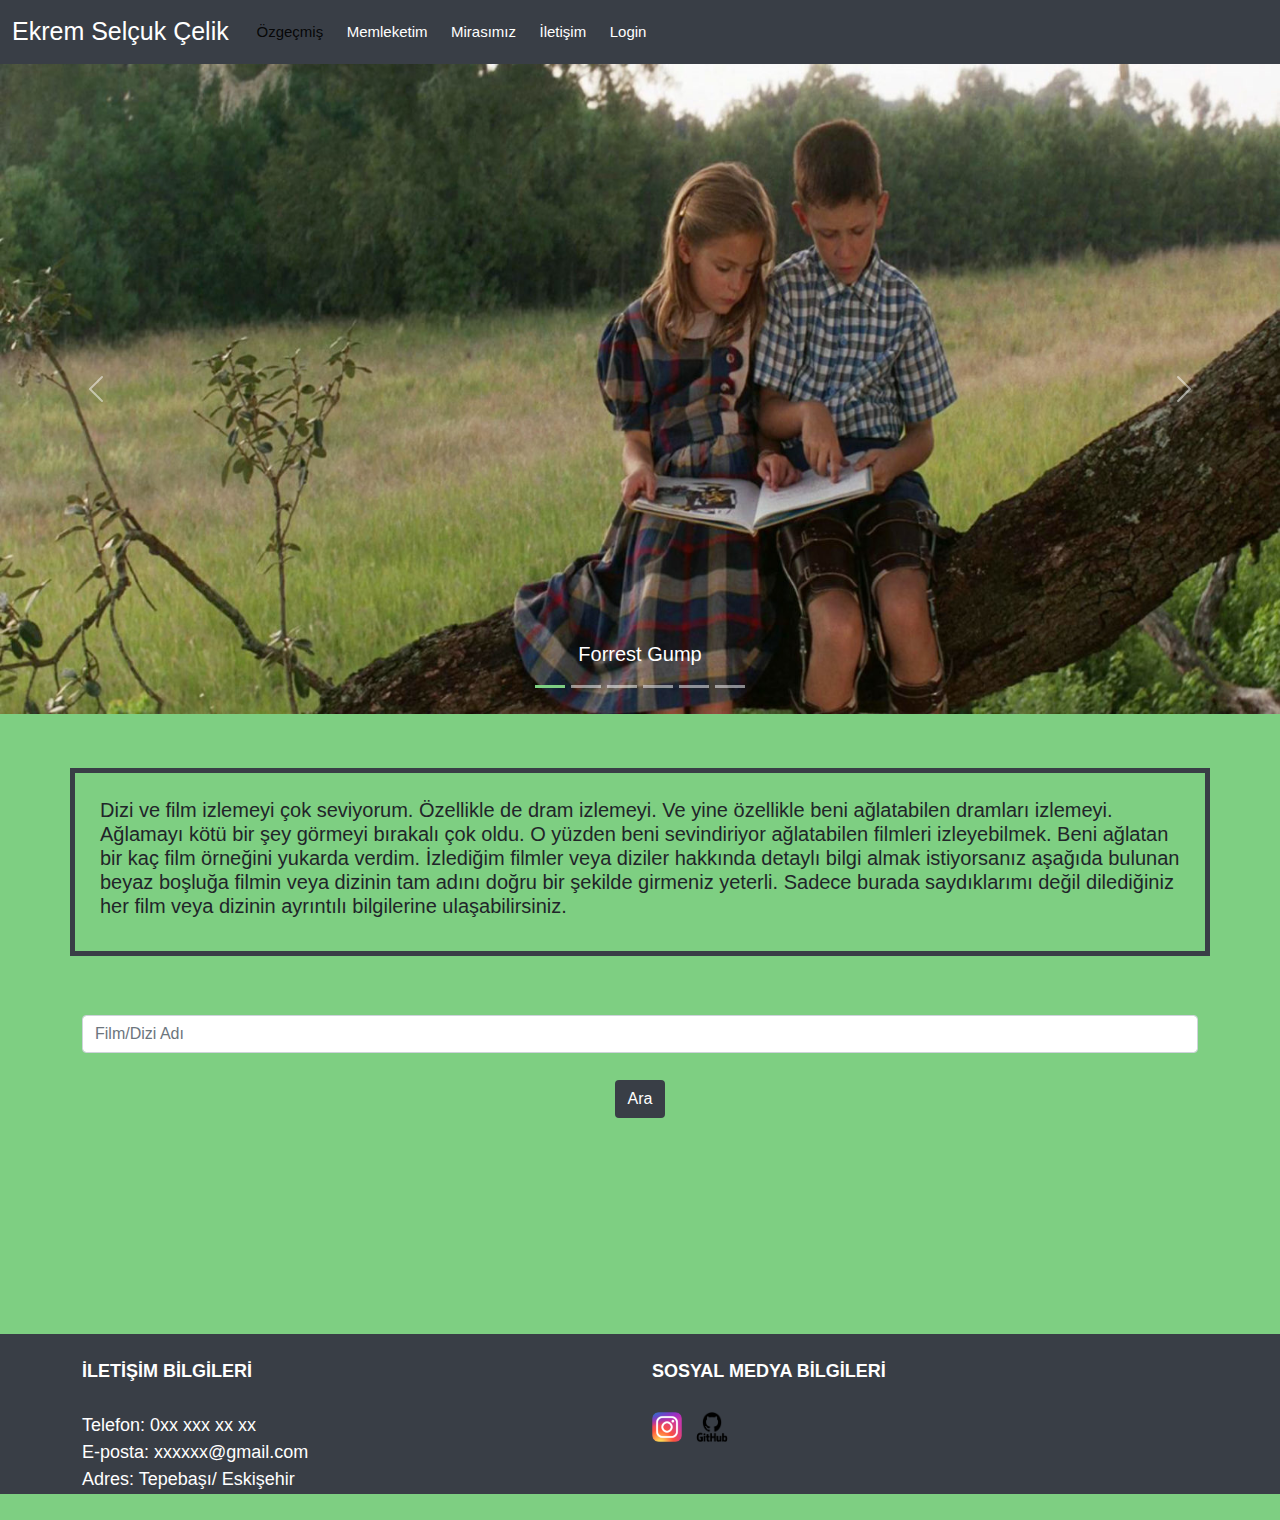
<file: webproje/source/ilgialanim.html>
<!DOCTYPE HTML>
<html>

<head>
  <meta charset="UTF-8">
  <meta name="viewport" content="width=device-width, initial-scale=1.0">

  <link rel="stylesheet" href="../public/bootstrap-5.0.0-beta3-dist/css/bootstrap.min.css">
  <link rel="stylesheet" href="../public/CSS/ilgialanim.css" type="text/css">
  <link rel="stylesheet" href="https://cdnjs.cloudflare.com/ajax/libs/font-awesome/4.7.0/css/font-awesome.min.css">
  <script src="https://cdn.jsdelivr.net/npm/bootstrap@5.0.0-beta3/dist/js/bootstrap.bundle.min.js"
    integrity="sha384-JEW9xMcG8R+pH31jmWH6WWP0WintQrMb4s7ZOdauHnUtxwoG2vI5DkLtS3qm9Ekf"
    crossorigin="anonymous"></script>
  <script src="https://cdn.jsdelivr.net/npm/@popperjs/core@2.9.1/dist/umd/popper.min.js"
    integrity="sha384-SR1sx49pcuLnqZUnnPwx6FCym0wLsk5JZuNx2bPPENzswTNFaQU1RDvt3wT4gWFG"
    crossorigin="anonymous"></script>
  <script src="https://cdn.jsdelivr.net/npm/bootstrap@5.0.0-beta3/dist/js/bootstrap.min.js"
    integrity="sha384-j0CNLUeiqtyaRmlzUHCPZ+Gy5fQu0dQ6eZ/xAww941Ai1SxSY+0EQqNXNE6DZiVc"
    crossorigin="anonymous"></script>

</head>

<body>
  <header>
    <nav class="navbar navbar-expand-lg navbar-light HeaderBackGround ">
      <div class="container-fluid m-auto">
        <a class="navbar-brand" href="../source/index.html">Ekrem Selçuk Çelik</a>
        <button class="navbar-toggler" type="button" data-bs-toggle="collapse" data-bs-target="#navbarNavAltMarkup"
          aria-controls="navbarNavAltMarkup" aria-expanded="false" aria-label="Toggle navigation">
          <span class="navbar-toggler-icon"></span>
        </button>
        <div class="collapse navbar-collapse" id="navbarNavAltMarkup">
          <div class="navbar-nav">
            <a class="nav-link active" href="../source/ozgecmis.html">Özgeçmiş</a>
            <a class="nav-link" href="../source/sehrim.html">Memleketim</a>
            <a class="nav-link" href="../source/mirasimiz.html">Mirasımız</a>
            <a class="nav-link" href="../source/iletisim.html">İletişim</a>
            <a class="nav-link" href="../source/login.html">Login</a>
          </div>
        </div>
      </div>
    </nav>
    </header>
    <div id="carouselExampleIndicators" class="carousel slide w-100  m-auto " data-bs-ride="carousel">
      <div class="carousel-indicators ">
        <button type="button" data-bs-target="#carouselExampleIndicators" data-bs-slide-to="0" class="active"
          aria-current="true" aria-label="Slide 1"></button>
        <button type="button" data-bs-target="#carouselExampleIndicators" data-bs-slide-to="1"
          aria-label="Slide 2"></button>
        <button type="button" data-bs-target="#carouselExampleIndicators" data-bs-slide-to="2"
          aria-label="Slide 3"></button>
        <button type="button" data-bs-target="#carouselExampleIndicators" data-bs-slide-to="3"
          aria-label="Slide 4"></button>
        <button type="button" data-bs-target="#carouselExampleIndicators" data-bs-slide-to="4"
          aria-label="Slide 5"></button>
        <button type="button" data-bs-target="#carouselExampleIndicators" data-bs-slide-to="5"
          aria-label="Slide 6"></button>

      </div>
      
      <div class="carousel-inner">
        <div class="carousel-item active">
        <img src="../public/image/forrestgump.jpg" class="d-block w-100 sehrimCarouselStyle" alt="...">
          <div class="carousel-caption d-none d-md-block">
            <h5>Forrest Gump</h5>
          </div>
        </div>
       
        <div class="carousel-item">
          <img src="../public/image/thepianist.jpg" class="d-block w-100 sehrimCarouselStyle" alt="...">
          <div class="carousel-caption d-none d-md-block">
            <h5>The Pianist</h5>
          </div>
        </div>

        <div class="carousel-item">
          <img src="../public/image/godfather.jpg" class="d-block w-100 sehrimCarouselStyle" alt="...">
          <div class="carousel-caption d-none d-md-block">
            <h5>The Godfather</h5>
          </div>
        </div>

        <div class="carousel-item">
          <img src="../public/image/pursuitofhappines.jpg" class="d-block w-100 sehrimCarouselStyle" alt="...">
          <div class="carousel-caption d-none d-md-block">
            <h5>The Pursuit of Happyness</h5>
          </div>
        </div>

        <div class="carousel-item">
          <img src="../public/image/ayla.webp" class="d-block w-100 sehrimCarouselStyle" alt="...">
          <div class="carousel-caption d-none d-md-block">
            <h5>Ayla</h5>
          </div>
        </div>

        <div class="carousel-item">
         <img src="../public/image/babamveoglum.jpg" class="d-block w-100 sehrimCarouselStyle" alt="...">
          <div class="carousel-caption d-none d-md-block">
            <h5>Babam ve Oğlum</h5>
          </div>
        </div>
       
      <button class="carousel-control-prev" type="button" data-bs-target="#carouselExampleIndicators"
        data-bs-slide="prev">
        <span class="carousel-control-prev-icon" aria-hidden="true"></span>
        <span class="visually-hidden">Previous</span>
      </button>
      <button class="carousel-control-next" type="button" data-bs-target="#carouselExampleIndicators"
        data-bs-slide="next">
        <span class="carousel-control-next-icon" aria-hidden="true"></span>
        <span class="visually-hidden">Next</span>
      </button>
    </div>
  </div>
    <br>
    <br>

    <div class=" container boxİlgi mx-auto   ">
      <h5> Dizi ve film izlemeyi çok seviyorum. Özellikle de dram izlemeyi. Ve yine özellikle beni ağlatabilen dramları izlemeyi. Ağlamayı kötü bir şey görmeyi bırakalı
        çok oldu. O yüzden beni sevindiriyor ağlatabilen filmleri izleyebilmek. Beni ağlatan bir kaç film örneğini yukarda verdim. İzlediğim filmler veya diziler hakkında detaylı bilgi almak istiyorsanız aşağıda bulunan beyaz boşluğa filmin veya dizinin tam adını doğru bir şekilde girmeniz yeterli. Sadece burada saydıklarımı değil dilediğiniz her film veya dizinin ayrıntılı bilgilerine ulaşabilirsiniz. </h5>

    </div>
    <div class="container  mx-auto text-center  ">
     <br>
      <form id="filmForm" autocomplete="off">
        <div class="form-group ">
          <input class="form-control" type="text" id="film" placeholder="Film/Dizi Adı">
        </div><br>
        <div class="form-group">
          <button class="btn butonStyle btn-block">
            Ara
          </button>
        </div>
      </form>
      <div id="result"></div>
    </div>


</body>

<script src="https://ajax.googleapis.com/ajax/libs/jquery/3.5.1/jquery.min.js"></script>
<script>

  $(document).ready(function () {

    var apikey = "307ffdbd"
    $("#filmForm").submit(function (event) {
      event.preventDefault()



      var film = $("#film").val()
      var result = ""
      var url = "https://www.omdbapi.com/?apikey=" + apikey

      $.ajax({
        method: 'GET',
        url: url + "&t=" + film,

        success: function (data) {
          console.log(data)

          result = `
  <main>
    
<aside class="aside ">
  <div class="boxİlgi">
  <img    src="${data.Poster}"  width="300" height="328" />
</div>
</aside>

<section class="section ">
<div class="boxİlgi " >
  <h2 class=" h2TextStyle">   Tipi : ${data.Type}</h2>
  <h2 class=" h2TextStyle">   Adı : ${data.Title}</h2>
  <h2 class=" h2TextStyle">   Çıkış Tarihi : ${data.Released}</h2>
  <h2 class=" h2TextStyle">   Süresi : ${data.Runtime}</h2>
  <h2 class=" h2TextStyle">   Türü : ${data.Genre}</h2>
  <h2 class=" h2TextStyle">   Dili : ${data.Language}</h2>
  <h2 class=" h2TextStyle">   Ülkesi : ${data.Country}</h2>
  <h2 class=" h2TextStyle">   Direktörü : ${data.Director}</h2>
  <h2 class=" h2TextStyle">   Bütçesi : ${data.BoxOffice}</h2>
  <h2 class=" h2TextStyle">   IMDB : ${data.imdbRating}</h2>
</div>
</section>

</main>
  
  `;

          $("#result").html(result)
        }
      })
    })
  })
</script>

<br><br>
<br><br>
<br><br><br><br>


<footer class="footer HeaderBackGround">
  <div class="container">
    <div class="row">

      <div class="col-6">
        <div class="textStyle mt-4">
          <b>İLETİŞİM BİLGİLERİ</b>
          <br><br>
          Telefon: 0xx xxx xx xx <br>
          E-posta: xxxxxx@gmail.com<br>
          Adres: Tepebaşı/ Eskişehir
          <br><br>
        </div>
      </div>

      <div class="col-6">
        <div class="textStyle mt-4">
          <b>SOSYAL MEDYA BİLGİLERİ</b>
          <br><br>
          <a href="https://www.instagram.com/esckral" target="_blank"><img
              src="../public/image/instagramLogo.webp" style="height: 30px;" width="30px"></a>
          <a href="https://github.com/esc444" target="_blank"><img src="../public/image/GitHubLogo.png"
              style="height: 30px;" width="50px"></a>
          <br><br>
        </div>
      </div>
    </div>
  </div>
</footer>


</html>
</file>
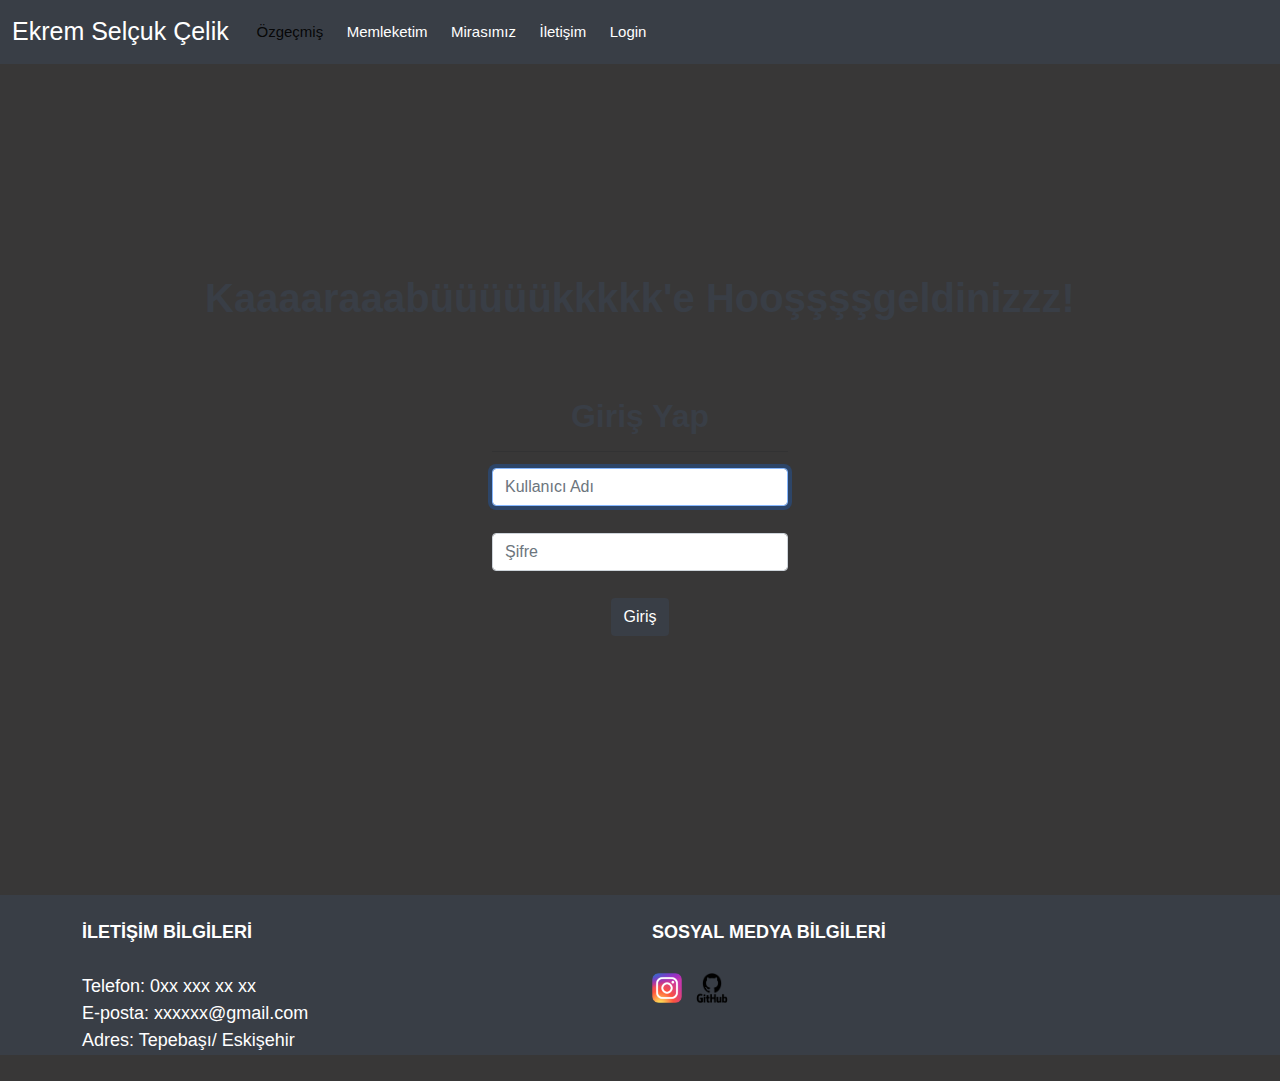
<file: webproje/source/login.html>
<!DOCTYPE HTML>

<html >

<head  class="backGround" >
  <meta charset="UTF-8">
  <meta name="viewport" content="width=device-width, initial-scale=1.0">

  <link rel="stylesheet" href="../public/bootstrap-5.0.0-beta3-dist/css/bootstrap.min.css">
  <link rel="stylesheet" href="../public/CSS/global.css" type="text/css">
  <link rel="stylesheet" href="../public/CSS/login.css" type="text/css">

  <script src="https://cdn.jsdelivr.net/npm/bootstrap@5.0.0-beta3/dist/js/bootstrap.bundle.min.js"
    integrity="sha384-JEW9xMcG8R+pH31jmWH6WWP0WintQrMb4s7ZOdauHnUtxwoG2vI5DkLtS3qm9Ekf"
    crossorigin="anonymous"></script>
  <script src="https://cdn.jsdelivr.net/npm/@popperjs/core@2.9.1/dist/umd/popper.min.js"
    integrity="sha384-SR1sx49pcuLnqZUnnPwx6FCym0wLsk5JZuNx2bPPENzswTNFaQU1RDvt3wT4gWFG"
    crossorigin="anonymous"></script>
  <script src="https://cdn.jsdelivr.net/npm/bootstrap@5.0.0-beta3/dist/js/bootstrap.min.js"
    integrity="sha384-j0CNLUeiqtyaRmlzUHCPZ+Gy5fQu0dQ6eZ/xAww941Ai1SxSY+0EQqNXNE6DZiVc"
    crossorigin="anonymous"></script>

</head>

<body class="backGround">
  <header>
    <nav class="navbar navbar-expand-lg navbar-light HeaderBackGround ">
      <div class="container-fluid m-auto">
        <a class="navbar-brand" href="../source/index.html">Ekrem Selçuk Çelik</a>
        <button class="navbar-toggler" type="button" data-bs-toggle="collapse" data-bs-target="#navbarNavAltMarkup"
          aria-controls="navbarNavAltMarkup" aria-expanded="false" aria-label="Toggle navigation">
          <span class="navbar-toggler-icon"></span>
        </button>
        <div class="collapse navbar-collapse" id="navbarNavAltMarkup">
          <div class="navbar-nav">
            <a class="nav-link active" href="../source/ozgecmis.html">Özgeçmiş</a>
            <a class="nav-link" href="../source/sehrim.html">Memleketim</a>
            <a class="nav-link" href="../source/mirasimiz.html">Mirasımız</a>
            <a class="nav-link" href="../source/iletisim.html">İletişim</a>
            <a class="nav-link" href="../source/login.html">Login</a>

          </div>
        </div>
      </div>
    </nav>
  </header>
<br><br>
<br><br>
<br><br>
  
  <section>
    <div class="text-center mt-5  ">
      <h1 class="h2TextStyle ">Kaaaaraaabüüüüükkkkk'e Hooşşşşgeldinizzz!</h1><br>
    </div>
  </section>


  <section class="text-center align-items-center main">
    <div class="container mt-5 mb-0 col-3 mx-auto">
        <h2 class="h2TextStyle "> Giriş Yap </h2>
        <hr>
        <form action="login.php" method="POST">
            <div class="mb-3">
                <input class="form-control" type="text" id="email" name="kadi" placeholder="Kullanıcı Adı" autofocus
                    required><br>
                <input class="form-control" type="password" id="password" name="sifre" placeholder="Şifre"
                    required><br>
                <input class="btn  cardButonStyle " type="submit" value="Giriş"><br>
        </form>
    </div>
</section>


<br><br>
<br><br>
<br>
<br><br>
<br><br>

<footer class="footer HeaderBackGround">
  <div class="container">
    <div class="row">

      <div class="col-6">
        <div class="textStyle mt-4">
          <b>İLETİŞİM BİLGİLERİ</b>
          <br><br>
          Telefon: 0xx xxx xx xx <br>
          E-posta: xxxxxx@gmail.com<br>
          Adres: Tepebaşı/ Eskişehir
          <br><br>
        </div>
      </div>

      <div class="col-6">
        <div class="textStyle mt-4">
          <b>SOSYAL MEDYA BİLGİLERİ</b>
          <br><br>
          <a href="https://www.instagram.com/esckral" target="_blank"><img
              src="../public/image/instagramLogo.webp" style="height: 30px;" width="30px"></a>
          <a href="https://github.com/esc444" target="_blank"><img src="../public/image/GitHubLogo.png"
              style="height: 30px;" width="50px"></a>
          <br><br>
        </div>
      </div>
    </div>
  </div>
</footer>
</body>


</html>
</file>
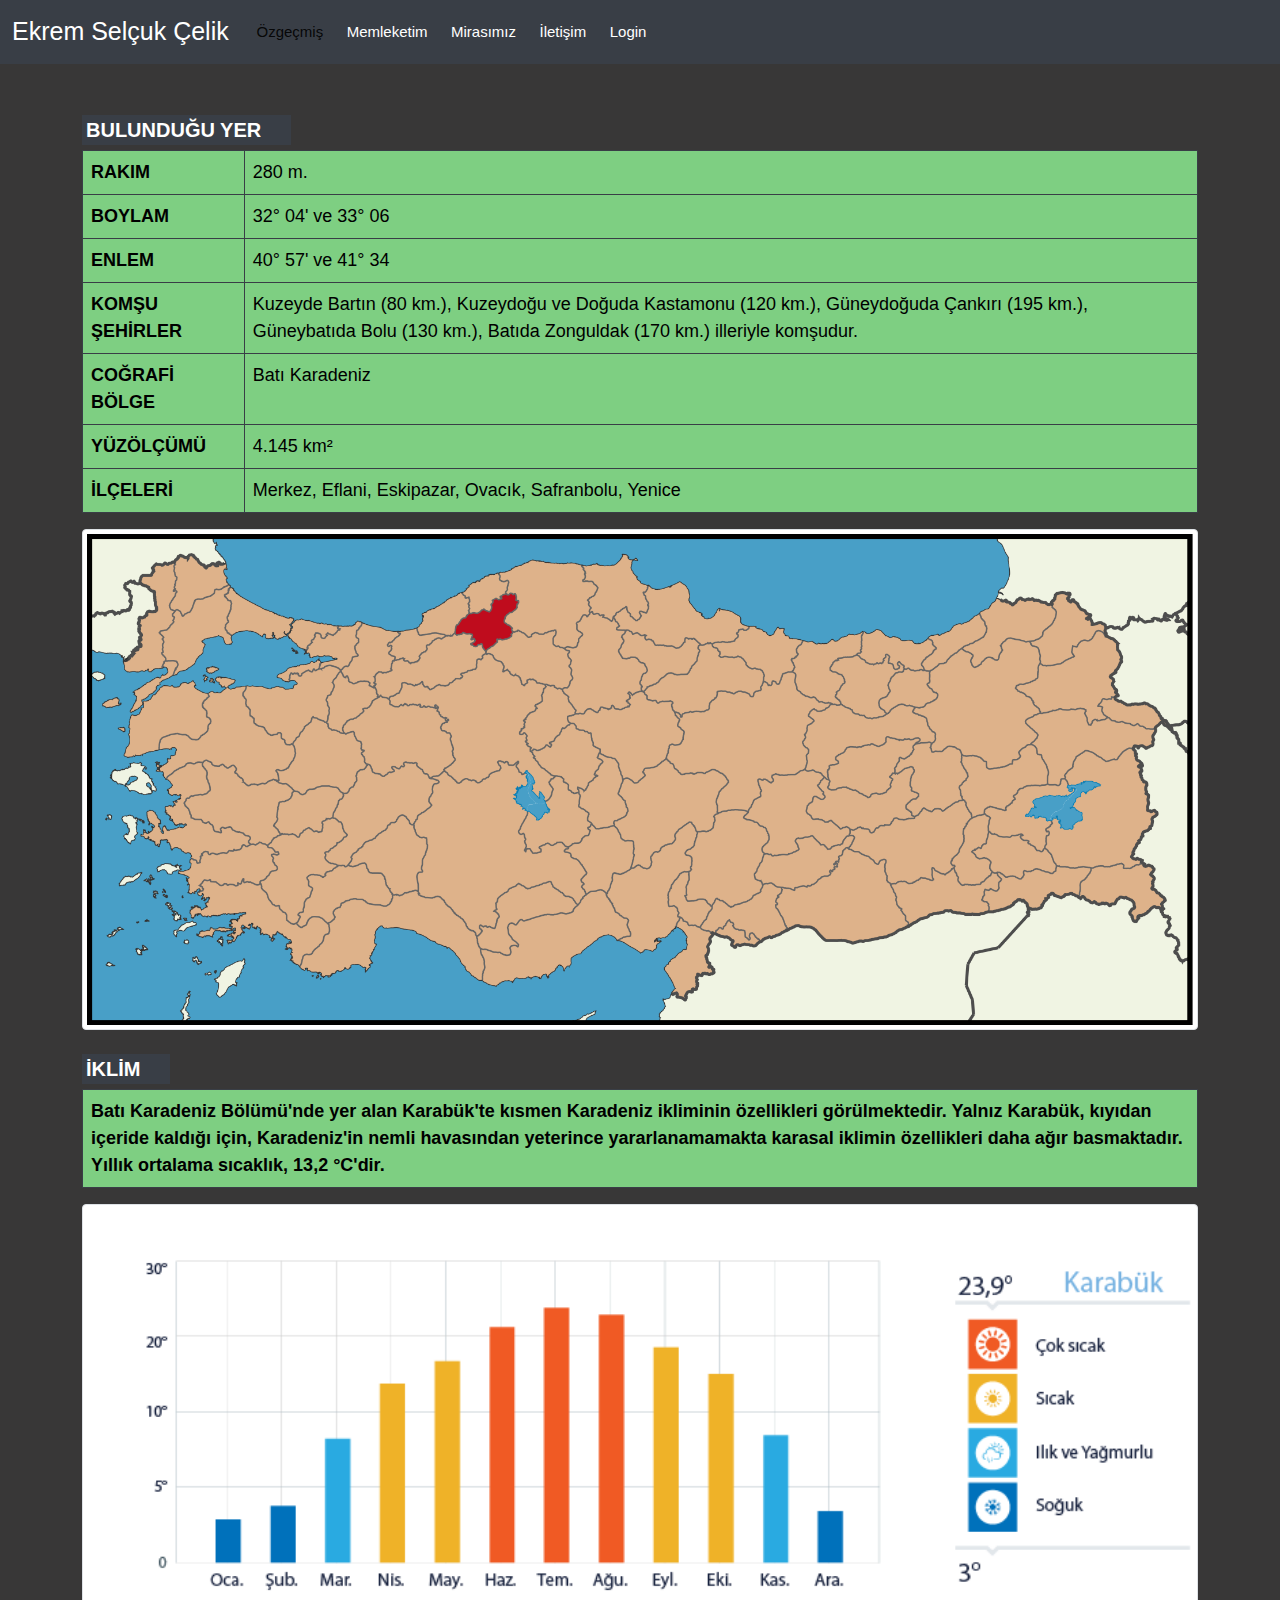
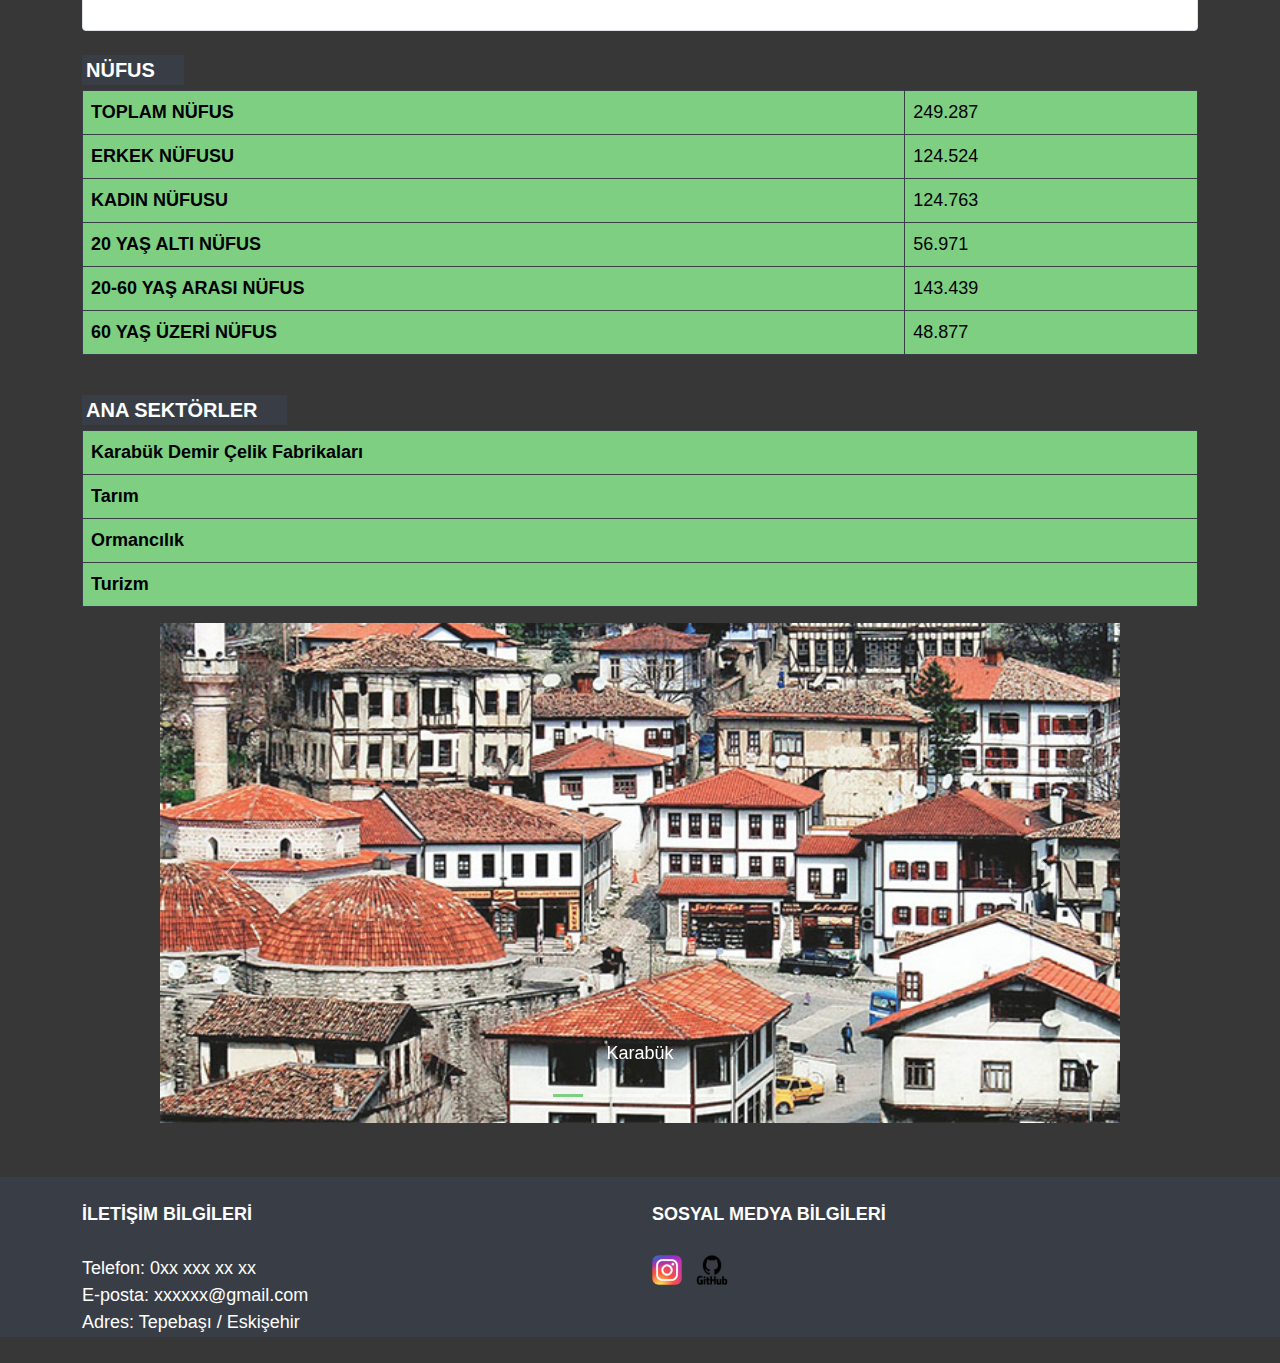
<file: webproje/source/sehirhakkinda.html>
<!DOCTYPE HTML>
<html>
    <head>
        <meta charset="UTF-8">
        <meta name="viewport" content="width=device-width, initial-scale=1.0">

        <link rel="stylesheet" href="../public/bootstrap-5.0.0-beta3-dist/css/bootstrap.min.css">
        <link rel="stylesheet" href="../public/CSS/global.css" type="text/css">
        <link rel="stylesheet" href="https://cdnjs.cloudflare.com/ajax/libs/font-awesome/4.7.0/css/font-awesome.min.css">    

        <script src="https://cdn.jsdelivr.net/npm/bootstrap@5.0.0-beta3/dist/js/bootstrap.bundle.min.js" integrity="sha384-JEW9xMcG8R+pH31jmWH6WWP0WintQrMb4s7ZOdauHnUtxwoG2vI5DkLtS3qm9Ekf" crossorigin="anonymous"></script>
        <script src="https://cdn.jsdelivr.net/npm/@popperjs/core@2.9.1/dist/umd/popper.min.js" integrity="sha384-SR1sx49pcuLnqZUnnPwx6FCym0wLsk5JZuNx2bPPENzswTNFaQU1RDvt3wT4gWFG" crossorigin="anonymous"></script>
        <script src="https://cdn.jsdelivr.net/npm/bootstrap@5.0.0-beta3/dist/js/bootstrap.min.js" integrity="sha384-j0CNLUeiqtyaRmlzUHCPZ+Gy5fQu0dQ6eZ/xAww941Ai1SxSY+0EQqNXNE6DZiVc" crossorigin="anonymous"></script>
    </head>

    <body>
        <header>
            <nav class="navbar navbar-expand-lg navbar-light HeaderBackGround ">
                <div class="container-fluid m-auto">
                    <a class="navbar-brand" href="../source/index.html">Ekrem Selçuk Çelik</a>
                    <button class="navbar-toggler" type="button" data-bs-toggle="collapse" data-bs-target="#navbarNavAltMarkup" aria-controls="navbarNavAltMarkup" aria-expanded="false" aria-label="Toggle navigation">
                    <span class="navbar-toggler-icon"></span>
                    </button>
                    <div class="collapse navbar-collapse" id="navbarNavAltMarkup">
                      <div class="navbar-nav">
                        <a class="nav-link active" href="../source/ozgecmis.html">Özgeçmiş</a>
                        <a class="nav-link" href="../source/sehrim.html">Memleketim</a>
                        <a class="nav-link" href="../source/mirasimiz.html">Mirasımız</a>
                        <a class="nav-link" href="../source/iletisim.html">İletişim</a>
                        <a class="nav-link" href="../source/login.html">Login</a>
                    </div>
                  </div>
                </div> 
              </nav>
        </header>

    <br><br>

    <div class="container"> 
          <tr>
            <th scope="row"> <h5><b><mark class="mark"> BULUNDUĞU YER &emsp; </mark></b></h5></th>
          </tr>
        <table class="table tableStyle table-bordered table-border table-hover table-responsive">
            <tbody>
              <tr>
                <th scope="row">RAKIM</th>
                <td>280 m.</td>
              </tr>
              <tr>
                <th scope="row">BOYLAM</th>
                <td> 32° 04' ve 33° 06
                </td>
              </tr>   
              <tr>
                <th scope="row">ENLEM</th>
                <td colspan="2">40° 57' ve 41° 34</td>
              </tr>
              <tr>
                <th scope="row">KOMŞU ŞEHİRLER</th>
                <td colspan="2">Kuzeyde Bartın (80 km.), Kuzeydoğu ve Doğuda Kastamonu (120 km.), Güneydoğuda Çankırı (195 km.), Güneybatıda Bolu (130 km.), Batıda Zonguldak (170 km.) illeriyle komşudur.</td>
              </tr>
              <tr>
                <th scope="row">COĞRAFİ BÖLGE</th>
                <td colspan="2">Batı Karadeniz
                </td>
              </tr>
              <tr>
                <th scope="row">YÜZÖLÇÜMÜ</th>
                <td colspan="2">4.145 km²
                </td>
              </tr>
              <tr>
                <th scope="row">İLÇELERİ</th>
                <td colspan="2">Merkez, Eflani, Eskipazar, Ovacık, Safranbolu, Yenice</td>
              </tr>
            </tbody>
          </table>
        <a href="https://goo.gl/maps/hpSx1TNEYJqyQV9j6"> <img src="../public/image/karabüktürkiyeharitası.png" class="img-thumbnail" width="2000px"  alt="..."></a>
        </div> 

        <br>

        <div class="container"> 
              <tr>
                <th scope="row"> <h5><b><mark class="mark"> İKLİM &emsp; </mark></b></h5></th>
              </tr>
            <table class="table tableStyle table-bordered table-border table-hover table-responsive">
                <tbody>
                  <tr>
                    <th scope="row">Batı Karadeniz Bölümü'nde yer alan Karabük'te kısmen Karadeniz ikliminin özellikleri görülmektedir. Yalnız Karabük, kıyıdan içeride kaldığı için, Karadeniz'in nemli havasından yeterince yararlanamamakta karasal iklimin özellikleri daha ağır basmaktadır. Yıllık ortalama sıcaklık, 13,2 °C'dir.</th>                 
                  </tr>
                </tbody>
              </table>
            <a href="https://mgm.gov.tr/?il=Karabük"> <img src="../public/image/karabukortalamasıcaklık.png" class="img-thumbnail" width="2000px"  alt="..."></a>
            </div> 

            <br>

            <div class="container"> 
                  <tr>
                    <th scope="row"> <h5><b><mark class="mark"> NÜFUS &emsp; </mark></b></h5></th>
                  </tr>
                <table class="table tableStyle table-bordered table-border table-hover table-responsive">
                    <tbody>
                      <tr>
                        <th scope="row">TOPLAM NÜFUS</th>
                        <td>249.287</td>
                      </tr>           
                      <tr>
                        <th scope="row">ERKEK NÜFUSU</th>
                        <td>124.524</td>
                      </tr>
                      <tr>
                        <th scope="row">KADIN NÜFUSU</th>
                        <td>124.763</td>
                      </tr>
                      <tr>
                        <th scope="row">20 YAŞ ALTI NÜFUS</th>
                        <td>56.971</td>
                      </tr>
                      <tr>
                        <th scope="row">20-60 YAŞ ARASI NÜFUS</th>
                        <td>143.439</td>
                      </tr>
                      <tr>
                        <th scope="row">60 YAŞ ÜZERİ NÜFUS</th>
                        <td>48.877
                        </td>
                      </tr>
                    </tbody>
                  </table>
                </div> 
                
            <br>

                <div class="container"> 
                      <tr>
                        <th scope="row"> <h5><b><mark class="mark"> ANA SEKTÖRLER &emsp; </mark></b></h5></th>
                      </tr>
                    <table class="table tableStyle table-bordered table-border table-hover table-responsive">
                        <tbody>
                          <tr>
                            <th scope="row">Karabük Demir Çelik Fabrikaları</th>                            
                          </tr>                
                          <tr>
                            <th scope="row">Tarım</th>                          
                          </tr>    
                          <tr>
                            <th scope="row">Ormancılık</th>
                          </tr>
                          <tr>
                            <th scope="row">Turizm</th>
                          </tr>                              
                        </tbody>
                      </table>
                    </div> 

                    <main>
                        <section>  
                          <div id="carouselExampleIndicators" class="carousel slide w-75 m-auto" data-bs-ride="carousel">
                            <div class="carousel-indicators">
                              <button type="button" data-bs-target="#carouselExampleIndicators" data-bs-slide-to="0" class="active" aria-current="true" aria-label="Slide 1"></button>
                              <button type="button" data-bs-target="#carouselExampleIndicators" data-bs-slide-to="1" aria-label="Slide 2"></button>
                              <button type="button" data-bs-target="#carouselExampleIndicators" data-bs-slide-to="2" aria-label="Slide 3"></button>
                              <button type="button" data-bs-target="#carouselExampleIndicators" data-bs-slide-to="3" aria-label="Slide 4"></button>
                              <button type="button" data-bs-target="#carouselExampleIndicators" data-bs-slide-to="4" aria-label="Slide 5"></button>
                            </div>

                            <div class="carousel-inner">
                              <div class="carousel-item active ">
                                <a href="https://www.karabuk.bel.tr">   <img src="../public/image/safranbolu2.jpg" class="d-block w-100 sehirhakkindaİmageStyle" alt="..."></a>
                                <div class="carousel-caption d-none d-md-block">
                                  <p>Karabük</p>
                                </div>
                              </div>
                              <div class="carousel-item ">
                              <a href="https://www.kardemir.com" > <img src="../public/image/kardemir1.webp" class="d-block w-100 sehirhakkindaİmageStyle " alt="..."></a>
                                <div class="carousel-caption d-none d-md-block">
                                  <p>Karabük Demir Çelik Fabrikaları</p>
                                </div>
                              </div>
                              <div class="carousel-item">
                                <a href="https://karabuk.tarimorman.gov.tr"><img src="../public/image/karabüktarım.jpg" class="d-block w-100 sehirhakkindaİmageStyle" alt="..."></a>
                                <div class="carousel-caption d-none d-md-block">
                                  <p>Karabük'te Tarım</p>
                                </div>
                              </div>
                              <div class="carousel-item">
                              <a href="https://zonguldakobm.ogm.gov.tr/KarabukOIM/Sayfalar/default.aspx">  <img src="../public/image/karabükormancılık.jpg" class="d-block w-100 sehirhakkindaİmageStyle" alt="..."></a>
                                <div class="carousel-caption d-none d-md-block">
                                  <p>Karabük'te Ormancılık</p>
                                </div>
                              </div>
                              <div class="carousel-item">
                                <a href="https://karabuk.ktb.gov.tr"> <img src="../public/image/karabükturizm.jpg" class="d-block w-100 sehirhakkindaİmageStyle" alt="..."></a>
                                <div class="carousel-caption d-none d-md-block">
                                  <p>Karabük'te Kültür Ve Turizm</p>
                                </div>
                              </div>
                            </div>

                            <button class="carousel-control-prev" type="button" data-bs-target="#carouselExampleIndicators" data-bs-slide="prev">
                              <span class="carousel-control-prev-icon" aria-hidden="true"></span>
                              <span class="visually-hidden">Previous</span>
                            </button>
                            <button class="carousel-control-next" type="button" data-bs-target="#carouselExampleIndicators" data-bs-slide="next">
                              <span class="carousel-control-next-icon" aria-hidden="true"></span>
                              <span class="visually-hidden">Next</span>
                            </button>
                          </div>
                        </section>
                      </main>
                  
                      <br><br>

                      <footer class="footer ">
                        <div class="container">
                          <div class="row">
                            <div class="col-6">
                              <div class="text-white mt-4">
                                <b>İLETİŞİM BİLGİLERİ</b>
                                <br><br>
                                Telefon: 0xx xxx xx xx <br>
                                E-posta: xxxxxx@gmail.com<br>
                                Adres: Tepebaşı / Eskişehir
                                <br><br>
                              </div>
                            </div>
                            <div class="col-6">
                              <div class="text-white mt-4">
                                <b>SOSYAL MEDYA BİLGİLERİ</b>
                                <br><br>
                                <a href="https://www.instagram.com/esckral" target="_blank"><img
                                    src="../public/image/instagramLogo.webp" style="height: 30px;" width="30px"></a>
                                <a href="https://github.com/ekrem444" target="_blank"><img src="../public/image/GitHubLogo.png"
                                    style="height: 30px;" width="50px"></a>
        <br><br>
      </div>
    </div>
    </div>
  </div>
</footer>


  </body>
  </html>
</file>
<file: webproje/public/CSS/ilgialanim.css>
body
{
    font-family:"Trebuchet MS", Helvetica, sans-serif;
    font-size: 18px;
    background-color:#7ecf82;
}


.HeaderBackGround
{
    margin-block-start: 0px;
    background-color: #393E46;
    color: white;
    
}



.navbar {
    background-color: #393E46;
  }
  .navbar .navbar-brand {
      font-size: 25px;
    color:  white;
  }
  .navbar .navbar-brand:hover,
  .navbar .navbar-brand:focus {
    color: #7ecf82;
  }
  .navbar .navbar-text {
    font-size: 15px;
    color:  white;
  }
  .navbar .navbar-text a {
    color: #7ecf82;
  }
  .navbar .navbar-text a:hover,
  .navbar .navbar-text a:focus {
    color: #7ecf82; 
  }
  .navbar .navbar-nav .nav-link {
    font-size: 15px;
    color:  white;
    border-radius: .25rem;
    margin: 0 0.25em;
  }
  .navbar .navbar-nav .nav-link:not(.disabled):hover,
  .navbar .navbar-nav .nav-link:not(.disabled):focus {
    color: #7ecf82;
  }
  .navbar .navbar-nav .nav-item.active .nav-link,
  .navbar .navbar-nav .nav-item.active .nav-link:hover,
  .navbar .navbar-nav .nav-item.active .nav-link:focus,
  .navbar .navbar-nav .nav-item.show .nav-link,
  .navbar .navbar-nav .nav-item.show .nav-link:hover,
  .navbar .navbar-nav .nav-item.show .nav-link:focus {
    color: #7ecf82;
    font-size: 15px;
    background-color:  white;
  }
  .navbar .navbar-toggler {
    font-size: 15px;
    border-color: white;
  }
  .navbar .navbar-toggler:hover,
  .navbar .navbar-toggler:focus {
    font-size: 15px;
    background-color: white;
  }
  .navbar .navbar-toggler .navbar-toggler-icon {
    font-size: 15px;
    color:  white;
  }
  .navbar .navbar-collapse,
  .navbar .navbar-form {
    border-color:  white;
  }
  .navbar .navbar-link {
    font-size: 15px;
    color: white;
  }
  .navbar .navbar-link:hover {
    color: #7ecf82;
  }
main{
    display: flex;
}

aside{
    flex:25%;
    padding: 1rem;
}

section{
    flex:75%;
    padding: 1rem;
}
  
.carousel-indicators li {
    background-color: #7ecf82;
  }
  .carousel-indicators .active {
    background-color: #7ecf82;
  }
  .carousel .carousel-indicators li:nth-of-type(3).active {
    background-color:#7ecf82;
  }
  
  .sehrimCarouselStyle{
    height: 650px;
  }


  
.boxİlgi{
    width: auto;
    height: auto;
    padding: 25px;
    border: 5px solid #393E46;
    margin-bottom: 2rem;
    background-color: #7ecf82;
}
.boxİlgi1{
    width: auto;
    height: auto;
    padding: 25px;
    border: 5px solid #393E46;
    margin-bottom: 2rem;
    background-color: #7ecf82;
}

.h2TextStyle{
    font-family:"Trebuchet MS", Helvetica, sans-serif;
    background-color:#393E46 ;
    color: #7ecf82;
    font-size: 1.25rem;
  }
  .butonStyle{
    color: white;
    background-color:#393E46 ;
  }
  .h5TextStyle{
    font-family:"Trebuchet MS", Helvetica, sans-serif;
    color: #393E46;
    background-color:#7ecf82;

    font-size: 1.25rem;
  }
  .boxİlgi3{
    width: auto;
    height: auto;
    border: 3px solid #393E46;
    background-color: #7ecf82;
}


.footer{
    bottom: 0;
    width: 100%;
    height: 160px;
    background-color: #393E46 ;
    color: white;
  }
</file>
<file: webproje/public/CSS/global.css>
body
{
    font-family:"Trebuchet MS", Helvetica, sans-serif;
    font-size: 18px;
    background-color:#383737;
}


.HeaderBackGround
{
    margin-block-start: 0px;
    background-color: #393E46;
    color: white;
    
}



.navbar {
    background-color: #393E46;
  }
  .navbar .navbar-brand {
      font-size: 25px;
    color:  white;
  }
  .navbar .navbar-brand:hover,
  .navbar .navbar-brand:focus {
    color: #7ecf82;
  }
  .navbar .navbar-text {
    font-size: 15px;
    color:  white;
  }
  .navbar .navbar-text a {
    color: #7ecf82;
  }
  .navbar .navbar-text a:hover,
  .navbar .navbar-text a:focus {
    color: #7ecf82; 
  }
  .navbar .navbar-nav .nav-link {
    font-size: 15px;
    color:  white;
    border-radius: .25rem;
    margin: 0 0.25em;
  }
  .navbar .navbar-nav .nav-link:not(.disabled):hover,
  .navbar .navbar-nav .nav-link:not(.disabled):focus {
    color: #7ecf82;
  }
  .navbar .navbar-nav .nav-item.active .nav-link,
  .navbar .navbar-nav .nav-item.active .nav-link:hover,
  .navbar .navbar-nav .nav-item.active .nav-link:focus,
  .navbar .navbar-nav .nav-item.show .nav-link,
  .navbar .navbar-nav .nav-item.show .nav-link:hover,
  .navbar .navbar-nav .nav-item.show .nav-link:focus {
    color: #7ecf82;
    font-size: 15px;
    background-color:  white;
  }
  .navbar .navbar-toggler {
    font-size: 15px;
    border-color: white;
  }
  .navbar .navbar-toggler:hover,
  .navbar .navbar-toggler:focus {
    font-size: 15px;
    background-color: white;
  }
  .navbar .navbar-toggler .navbar-toggler-icon {
    font-size: 15px;
    color:  white;
  }
  .navbar .navbar-collapse,
  .navbar .navbar-form {
    border-color:  white;
  }
  .navbar .navbar-link {
    font-size: 15px;
    color: white;
  }
  .navbar .navbar-link:hover {
    color: #7ecf82;
  }
  


  
.carousel-indicators li {
  background-color: #7ecf82;
}
.carousel-indicators .active {
  background-color: #7ecf82;
}
.carousel .carousel-indicators li:nth-of-type(3).active {
  background-color:#7ecf82;
}

.sehrimCarouselStyle{
  height: 650px;
}
.hobilerimCarouselStyle{
  height: 650px;
}




.card-body{
  padding: 1rem;
  margin:auto;
  font-family:"Trebuchet MS", Helvetica, sans-serif;
}
.card{
  background-color:#7ecf82;
  margin-left: 2rem;
  margin-right: 2rem;
}

.cardButonStyle{
  color: white;
  background-color:#393E46 ;
}

.cardHeight{
  height: auto;
}

.cardImage{
  height: 300px;
}


.h2TextStyle{
  color:#393E46 ;
  position: relative;
  margin: auto;  
  font-weight: bold;
}

.tableStyle {
  color:black;
  border-color: #393E46;
  background-color:#7ecf82;
  line-height: auto;
}

.mark{
  margin: auto;
  background-color: #393E46 ;
  color: white;
}


.link {

  text-decoration: none;
  color: black;
}

.sehirhakkindaİmageStyle{
  width: 600px;
  height: 500px;
}


.footer{
  bottom: 0;
  width: 100%;
  height: 160px;
  background-color: #393E46 ;
  color: white;
}

label{
  color:#7ecf82;
  position: relative;
  margin: auto;  
  font-weight: bold;
}
</file>
<file: webproje/public/CSS/login.css>
.sectionLogin{
    margin:center;
}
.box6{
    width: auto;
    height: auto;
    padding: 25px;
    border: 5px solid #383737;
    margin-bottom: 2rem;
    background-color: #7ecf82;
}
.h1TextStyle{
    font-family:"Trebuchet MS", Helvetica, sans-serif;
    background-color:#383737 ;
    color: #7ecf82;
    font-size: 4rem;
    font-style: italic;  
}

.backGround{
    background-color:#383737 ;
}
</file>
